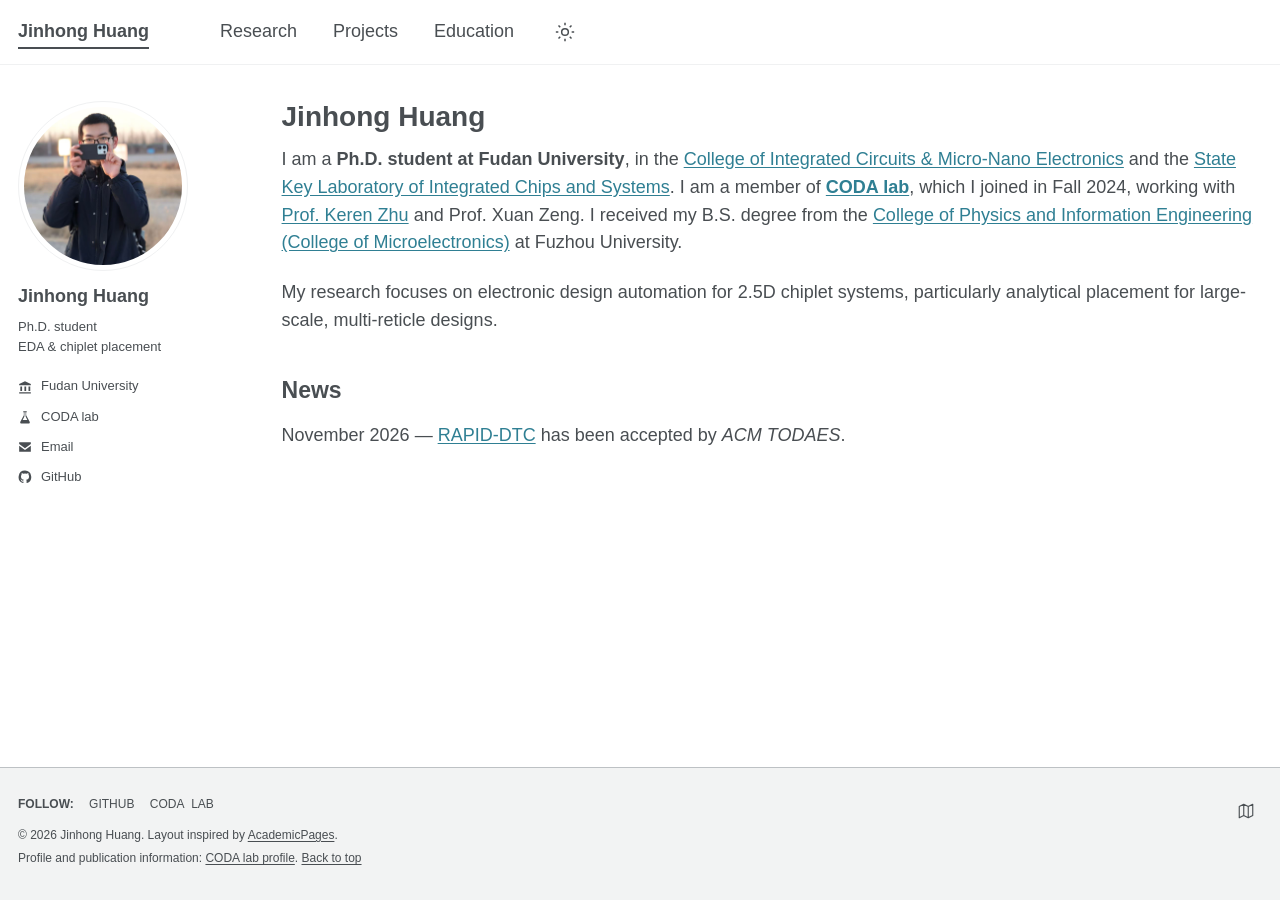
<file: index.html>
<!doctype html>
<html lang="en">
<head>
  <meta charset="utf-8">
  <meta name="viewport" content="width=device-width, initial-scale=1">
  <meta name="description" content="Jinhong Huang, Ph.D. student at Fudan University and member of CODA lab. Research in chiplet placement and electronic design automation.">
  <meta name="theme-color" content="#ffffff">
  <title>Jinhong Huang</title>
  <link rel="icon" type="image/svg+xml" href="assets/favicon.svg">
  <link rel="stylesheet" href="styles.css?v=food-map">
  <script src="script.js" defer></script>
</head>
<body>
  <a class="skip-link" href="#content">Skip to content</a>
  <header class="masthead">
    <nav class="masthead-inner" aria-label="Main navigation">
      <a class="site-name" href="index.html" aria-current="page">Jinhong Huang</a>
      <a href="research/index.html">Research</a>
      <a href="projects/index.html">Projects</a>
      <a href="education/index.html">Education</a>
      <button id="theme-toggle" type="button" aria-label="Switch to dark theme" aria-pressed="false" hidden><svg viewBox="0 0 24 24" width="20" height="20" fill="none" stroke="currentColor" stroke-width="1.8" aria-hidden="true"><circle cx="12" cy="12" r="4"/><path d="M12 1v3m0 16v3M1 12h3m16 0h3M4.2 4.2l2.1 2.1m11.4 11.4 2.1 2.1M4.2 19.8l2.1-2.1M17.7 6.3l2.1-2.1"/></svg></button>
    </nav>
  </header>
  <div class="main-layout">
    <aside class="sidebar" aria-label="Profile">
      <img class="avatar" src="assets/profile.jpg" alt="Portrait of Jinhong Huang" width="170" height="170">
      <div class="profile-text">
        <h2 class="author-name">Jinhong Huang</h2>
        <p class="author-bio">Ph.D. student<br>EDA &amp; chiplet placement</p>
        <ul class="profile-links">
          <li><svg viewBox="0 0 24 24" aria-hidden="true"><path d="m12 2 10 5v2H2V7l10-5ZM4 11h3v8H4Zm7 0h3v8h-3Zm7 0h3v8h-3ZM2 21h20v2H2Z"/></svg><a href="https://www.fudan.edu.cn/">Fudan University</a></li>
          <li><svg viewBox="0 0 24 24" aria-hidden="true"><path d="M9 2h6v2h-1v5l6 11a2 2 0 0 1-2 3H6a2 2 0 0 1-2-3l6-11V4H9V2Zm2 9-3 6h8l-3-6V4h-2v7Z"/></svg><a href="https://krz.engineer/">CODA lab</a></li>
          <li><svg viewBox="0 0 24 24" aria-hidden="true"><path d="M2 4h20v3l-10 7L2 7V4Zm0 6 10 7 10-7v10H2V10Z"/></svg><a href="mailto:huangjh24@m.fudan.edu.cn">Email</a></li>
          <li><svg viewBox="0 0 24 24" aria-hidden="true"><path d="M12 1a11 11 0 0 0-3.5 21.4c.6.1.8-.3.8-.5v-2.1c-3.1.7-3.7-1.3-3.7-1.3-.5-1.3-1.2-1.6-1.2-1.6-1-.7.1-.7.1-.7 1.1.1 1.7 1.1 1.7 1.1 1 1.7 2.6 1.2 3.2.9.1-.7.4-1.2.7-1.5-2.5-.3-5-1.2-5-5.4 0-1.2.4-2.2 1.1-3-.1-.3-.5-1.4.1-2.9 0 0 .9-.3 3 1.1a10.5 10.5 0 0 1 5.5 0c2.1-1.4 3-1.1 3-1.1.6 1.5.2 2.6.1 2.9.7.8 1.1 1.8 1.1 3 0 4.2-2.6 5.1-5 5.4.4.3.7 1 .7 2v3.1c0 .3.2.6.8.5A11 11 0 0 0 12 1Z"/></svg><a href="https://github.com/ElectroWarriors">GitHub</a></li>
        </ul>
      </div>
    </aside>
    <main id="content">
      <section id="about" aria-labelledby="about-title">
        <h1 id="about-title">Jinhong Huang</h1>
        <p>I am a <strong>Ph.D. student at Fudan University</strong>, in the <a href="https://icmne.fudan.edu.cn/">College of Integrated Circuits &amp; Micro-Nano Electronics</a> and the <a href="https://sklics.fudan.edu.cn/">State Key Laboratory of Integrated Chips and Systems</a>. I am a member of <a href="https://krz.engineer/"><strong>CODA lab</strong></a>, which I joined in Fall 2024, working with <a href="https://krz.engineer/keren/">Prof. Keren Zhu</a> and Prof. Xuan Zeng. I received my B.S. degree from the <a href="https://wx.fzu.edu.cn/xygk/xyjj.htm">College of Physics and Information Engineering (College of Microelectronics)</a> at Fuzhou University.</p>
        <p>My research focuses on electronic design automation for 2.5D chiplet systems, particularly analytical placement for large-scale, multi-reticle designs.</p>
      </section>
      <section id="news" aria-labelledby="news-title">
        <h2 id="news-title">News</h2>
        <p><time datetime="2026-11">November 2026</time> — <a href="research/index.html#rapid-dtc-publication">RAPID-DTC</a> has been accepted by <em>ACM TODAES</em>.</p>
      </section>
    </main>
  </div>
  <footer class="page-footer"><div class="footer-inner">
    <a class="map-shortcut" href="luoyang/" aria-label="洛阳美食地图" title="洛阳美食地图"><svg viewBox="0 0 24 24" width="18" height="18" fill="none" stroke="currentColor" stroke-width="1.5" stroke-linecap="round" stroke-linejoin="round" aria-hidden="true"><path d="m9 18-6 3V6l6-3 6 3 6-3v15l-6 3-6-3Zm0 0V3m6 3v15"/></svg></a>
    <p class="footer-follow"><strong>Follow:</strong> <a href="https://github.com/ElectroWarriors">GitHub</a> <a href="https://krz.engineer/">CODA lab</a></p>
    <p>© <span id="year">2026</span> Jinhong Huang. Layout inspired by <a href="https://github.com/academicpages/academicpages.github.io">AcademicPages</a>.</p>
    <p>Profile and publication information: <a href="https://krz.engineer/people/jinhong-huang/">CODA lab profile</a>. <a href="#content">Back to top</a></p>
  </div></footer>
</body>
</html>
</file>
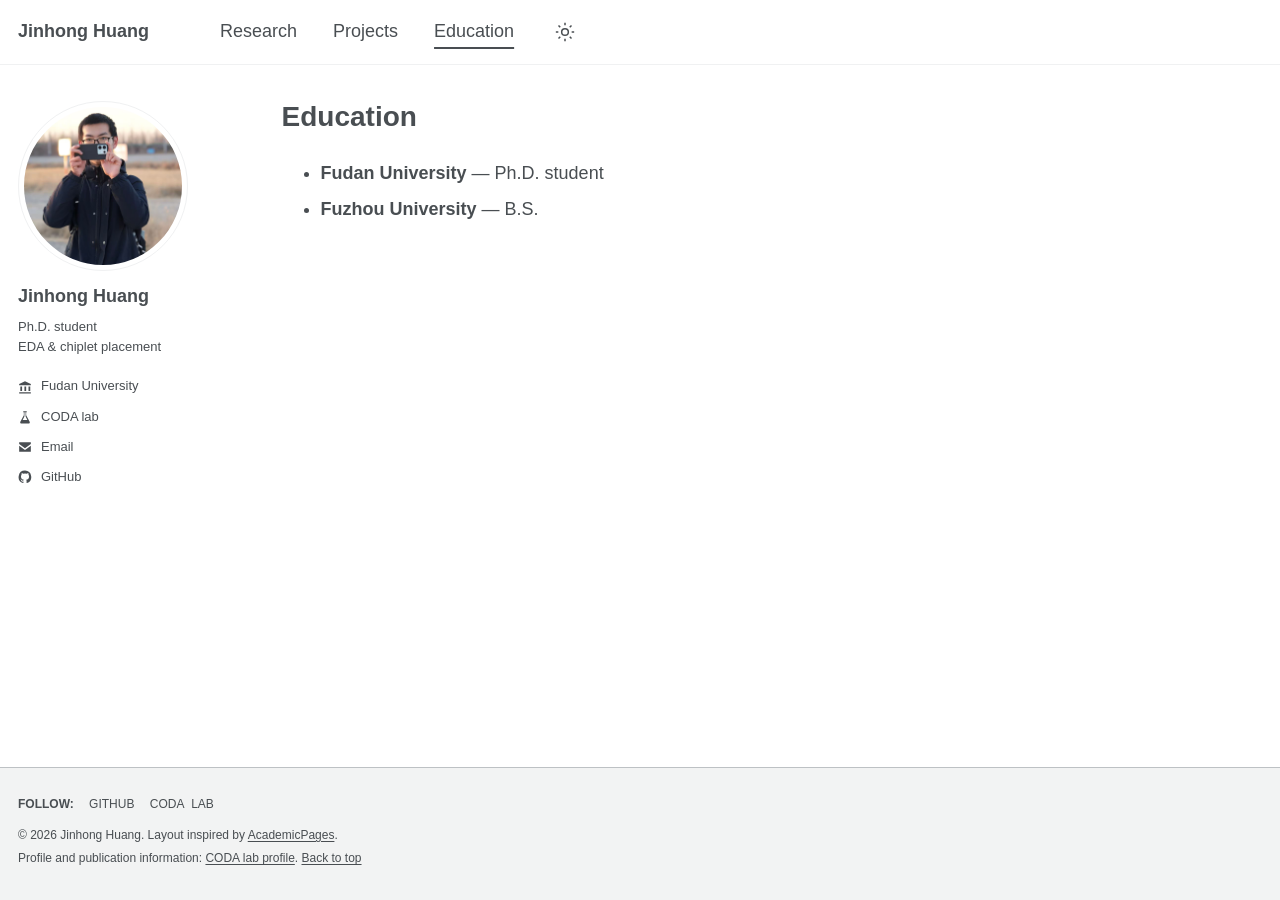
<file: education/index.html>
<!doctype html>
<html lang="en">
<head>
  <meta charset="utf-8">
  <meta name="viewport" content="width=device-width, initial-scale=1">
  <meta name="description" content="Academic background of Jinhong Huang: Ph.D. student at Fudan University and B.S. from Fuzhou University.">
  <meta name="theme-color" content="#ffffff">
  <title>Education · Jinhong Huang</title>
  <link rel="icon" type="image/svg+xml" href="../assets/favicon.svg">
  <link rel="stylesheet" href="../styles.css">
  <script src="../script.js" defer></script>
</head>
<body>
  <a class="skip-link" href="#content">Skip to content</a>
  <header class="masthead">
    <nav class="masthead-inner" aria-label="Main navigation">
      <a class="site-name" href="../index.html">Jinhong Huang</a>
      <a href="../research/index.html">Research</a>
      <a href="../projects/index.html">Projects</a>
      <a href="../education/index.html" aria-current="page">Education</a>
      <button id="theme-toggle" type="button" aria-label="Switch to dark theme" aria-pressed="false" hidden><svg viewBox="0 0 24 24" width="20" height="20" fill="none" stroke="currentColor" stroke-width="1.8" aria-hidden="true"><circle cx="12" cy="12" r="4"/><path d="M12 1v3m0 16v3M1 12h3m16 0h3M4.2 4.2l2.1 2.1m11.4 11.4 2.1 2.1M4.2 19.8l2.1-2.1M17.7 6.3l2.1-2.1"/></svg></button>
    </nav>
  </header>
  <div class="main-layout">
    <aside class="sidebar" aria-label="Profile">
      <img class="avatar" src="../assets/profile.jpg" alt="Portrait of Jinhong Huang" width="170" height="170">
      <div class="profile-text">
        <h2 class="author-name">Jinhong Huang</h2>
        <p class="author-bio">Ph.D. student<br>EDA &amp; chiplet placement</p>
        <ul class="profile-links">
          <li><svg viewBox="0 0 24 24" aria-hidden="true"><path d="m12 2 10 5v2H2V7l10-5ZM4 11h3v8H4Zm7 0h3v8h-3Zm7 0h3v8h-3ZM2 21h20v2H2Z"/></svg><a href="https://www.fudan.edu.cn/">Fudan University</a></li>
          <li><svg viewBox="0 0 24 24" aria-hidden="true"><path d="M9 2h6v2h-1v5l6 11a2 2 0 0 1-2 3H6a2 2 0 0 1-2-3l6-11V4H9V2Zm2 9-3 6h8l-3-6V4h-2v7Z"/></svg><a href="https://krz.engineer/">CODA lab</a></li>
          <li><svg viewBox="0 0 24 24" aria-hidden="true"><path d="M2 4h20v3l-10 7L2 7V4Zm0 6 10 7 10-7v10H2V10Z"/></svg><a href="mailto:huangjh24@m.fudan.edu.cn">Email</a></li>
          <li><svg viewBox="0 0 24 24" aria-hidden="true"><path d="M12 1a11 11 0 0 0-3.5 21.4c.6.1.8-.3.8-.5v-2.1c-3.1.7-3.7-1.3-3.7-1.3-.5-1.3-1.2-1.6-1.2-1.6-1-.7.1-.7.1-.7 1.1.1 1.7 1.1 1.7 1.1 1 1.7 2.6 1.2 3.2.9.1-.7.4-1.2.7-1.5-2.5-.3-5-1.2-5-5.4 0-1.2.4-2.2 1.1-3-.1-.3-.5-1.4.1-2.9 0 0 .9-.3 3 1.1a10.5 10.5 0 0 1 5.5 0c2.1-1.4 3-1.1 3-1.1.6 1.5.2 2.6.1 2.9.7.8 1.1 1.8 1.1 3 0 4.2-2.6 5.1-5 5.4.4.3.7 1 .7 2v3.1c0 .3.2.6.8.5A11 11 0 0 0 12 1Z"/></svg><a href="https://github.com/ElectroWarriors">GitHub</a></li>
        </ul>
      </div>
    </aside>
    <main id="content">
      <section id="education" aria-labelledby="education-title">
        <h1 id="education-title">Education</h1>
        <ul><li><strong>Fudan University</strong> — Ph.D. student</li><li><strong>Fuzhou University</strong> — B.S.</li></ul>
      </section>
    </main>
  </div>
  <footer class="page-footer"><div class="footer-inner">
    <p class="footer-follow"><strong>Follow:</strong> <a href="https://github.com/ElectroWarriors">GitHub</a> <a href="https://krz.engineer/">CODA lab</a></p>
    <p>© <span id="year">2026</span> Jinhong Huang. Layout inspired by <a href="https://github.com/academicpages/academicpages.github.io">AcademicPages</a>.</p>
    <p>Profile and publication information: <a href="https://krz.engineer/people/jinhong-huang/">CODA lab profile</a>. <a href="#content">Back to top</a></p>
  </div></footer>
</body>
</html>
</file>
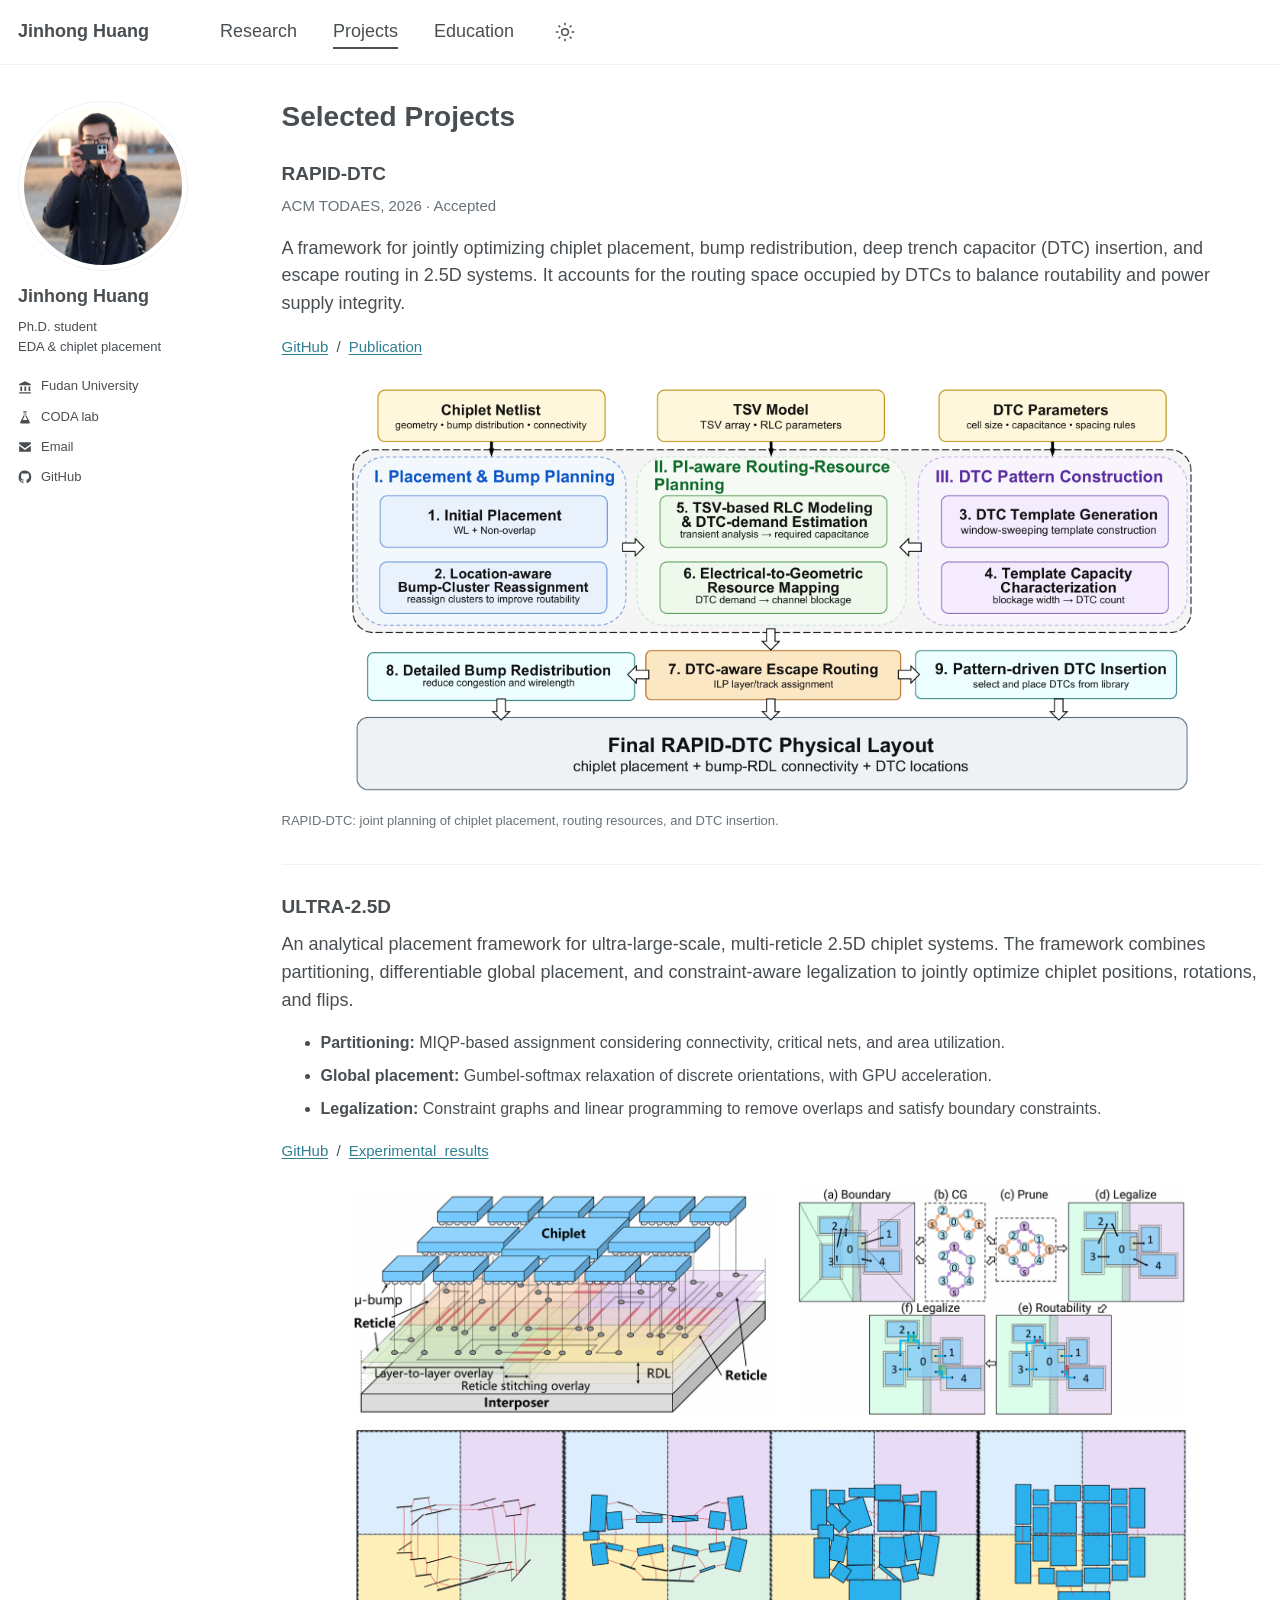
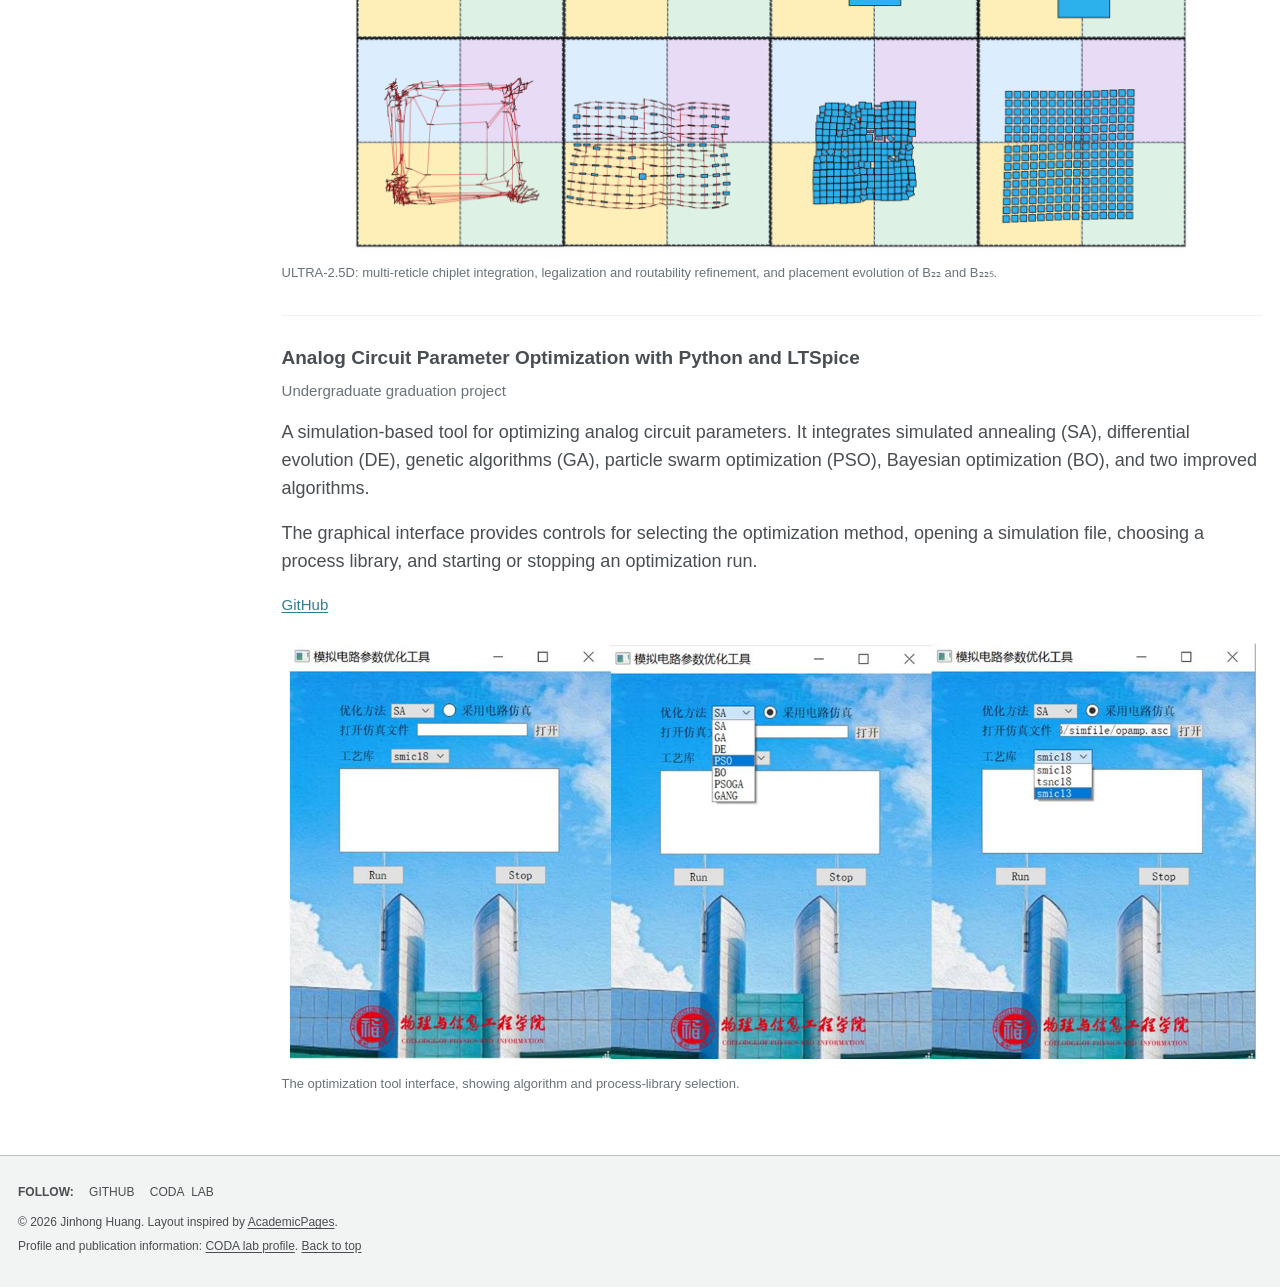
<file: projects/index.html>
<!doctype html>
<html lang="en">
<head>
  <meta charset="utf-8">
  <meta name="viewport" content="width=device-width, initial-scale=1">
  <meta name="description" content="RAPID-DTC, ULTRA-2.5D analytical chiplet placement, and a Python/LTSpice analog circuit optimization tool, with source code and project figures.">
  <meta name="theme-color" content="#ffffff">
  <title>Projects · Jinhong Huang</title>
  <link rel="icon" type="image/svg+xml" href="../assets/favicon.svg">
  <link rel="stylesheet" href="../styles.css">
  <script src="../script.js" defer></script>
</head>
<body>
  <a class="skip-link" href="#content">Skip to content</a>
  <header class="masthead">
    <nav class="masthead-inner" aria-label="Main navigation">
      <a class="site-name" href="../index.html">Jinhong Huang</a>
      <a href="../research/index.html">Research</a>
      <a href="../projects/index.html" aria-current="page">Projects</a>
      <a href="../education/index.html">Education</a>
      <button id="theme-toggle" type="button" aria-label="Switch to dark theme" aria-pressed="false" hidden><svg viewBox="0 0 24 24" width="20" height="20" fill="none" stroke="currentColor" stroke-width="1.8" aria-hidden="true"><circle cx="12" cy="12" r="4"/><path d="M12 1v3m0 16v3M1 12h3m16 0h3M4.2 4.2l2.1 2.1m11.4 11.4 2.1 2.1M4.2 19.8l2.1-2.1M17.7 6.3l2.1-2.1"/></svg></button>
    </nav>
  </header>
  <div class="main-layout">
    <aside class="sidebar" aria-label="Profile">
      <img class="avatar" src="../assets/profile.jpg" alt="Portrait of Jinhong Huang" width="170" height="170">
      <div class="profile-text">
        <h2 class="author-name">Jinhong Huang</h2>
        <p class="author-bio">Ph.D. student<br>EDA &amp; chiplet placement</p>
        <ul class="profile-links">
          <li><svg viewBox="0 0 24 24" aria-hidden="true"><path d="m12 2 10 5v2H2V7l10-5ZM4 11h3v8H4Zm7 0h3v8h-3Zm7 0h3v8h-3ZM2 21h20v2H2Z"/></svg><a href="https://www.fudan.edu.cn/">Fudan University</a></li>
          <li><svg viewBox="0 0 24 24" aria-hidden="true"><path d="M9 2h6v2h-1v5l6 11a2 2 0 0 1-2 3H6a2 2 0 0 1-2-3l6-11V4H9V2Zm2 9-3 6h8l-3-6V4h-2v7Z"/></svg><a href="https://krz.engineer/">CODA lab</a></li>
          <li><svg viewBox="0 0 24 24" aria-hidden="true"><path d="M2 4h20v3l-10 7L2 7V4Zm0 6 10 7 10-7v10H2V10Z"/></svg><a href="mailto:huangjh24@m.fudan.edu.cn">Email</a></li>
          <li><svg viewBox="0 0 24 24" aria-hidden="true"><path d="M12 1a11 11 0 0 0-3.5 21.4c.6.1.8-.3.8-.5v-2.1c-3.1.7-3.7-1.3-3.7-1.3-.5-1.3-1.2-1.6-1.2-1.6-1-.7.1-.7.1-.7 1.1.1 1.7 1.1 1.7 1.1 1 1.7 2.6 1.2 3.2.9.1-.7.4-1.2.7-1.5-2.5-.3-5-1.2-5-5.4 0-1.2.4-2.2 1.1-3-.1-.3-.5-1.4.1-2.9 0 0 .9-.3 3 1.1a10.5 10.5 0 0 1 5.5 0c2.1-1.4 3-1.1 3-1.1.6 1.5.2 2.6.1 2.9.7.8 1.1 1.8 1.1 3 0 4.2-2.6 5.1-5 5.4.4.3.7 1 .7 2v3.1c0 .3.2.6.8.5A11 11 0 0 0 12 1Z"/></svg><a href="https://github.com/ElectroWarriors">GitHub</a></li>
        </ul>
      </div>
    </aside>
    <main id="content">
      <section id="projects" aria-labelledby="projects-title">
        <h1 id="projects-title">Selected Projects</h1>
        <article class="project" id="rapid-dtc-project">
          <h2>RAPID-DTC</h2>
          <p class="project-type">ACM TODAES, 2026 · Accepted</p>
          <p>A framework for jointly optimizing chiplet placement, bump redistribution, deep trench capacitor (DTC) insertion, and escape routing in 2.5D systems. It accounts for the routing space occupied by DTCs to balance routability and power supply integrity.</p>
          <p class="paper-links"><a href="https://github.com/ElectroWarriors/RAPID-DTC">GitHub</a> / <a href="../research/index.html#rapid-dtc-publication">Publication</a></p>
          <figure>
            <a class="figure-link" href="../assets/rapid-dtc-flow.png" target="_blank" rel="noopener" aria-label="Open full-size RAPID-DTC framework overview"><img class="placement-figure" src="../assets/rapid-dtc-flow.png" width="2200" height="1100" alt="RAPID-DTC framework combining placement and bump planning, power-integrity-aware routing-resource planning, DTC pattern construction, escape routing, bump redistribution, and DTC insertion." loading="lazy"></a>
            <figcaption>RAPID-DTC: joint planning of chiplet placement, routing resources, and DTC insertion.</figcaption>
          </figure>
        </article>
        <article class="project" id="ultra-project">
          <h2>ULTRA-2.5D</h2>
          <p>An analytical placement framework for ultra-large-scale, multi-reticle 2.5D chiplet systems. The framework combines partitioning, differentiable global placement, and constraint-aware legalization to jointly optimize chiplet positions, rotations, and flips.</p>
          <ul>
            <li><strong>Partitioning:</strong> MIQP-based assignment considering connectivity, critical nets, and area utilization.</li>
            <li><strong>Global placement:</strong> Gumbel-softmax relaxation of discrete orientations, with GPU acceleration.</li>
            <li><strong>Legalization:</strong> Constraint graphs and linear programming to remove overlaps and satisfy boundary constraints.</li>
          </ul>
          <p class="paper-links"><a href="https://github.com/ElectroWarriors/ULTRA-2.5D">GitHub</a> / <a href="https://github.com/ElectroWarriors/ULTRA-2.5D/blob/main/docs/result/result.md">Experimental results</a></p>
          <figure>
            <a class="figure-link" href="../assets/ultra-overview.png" target="_blank" rel="noopener" aria-label="Open full-size ULTRA-2.5D overview figure"><img class="placement-figure" src="../assets/ultra-overview.png" width="3442" height="2735" alt="ULTRA-2.5D overview: a multi-reticle chiplet system, constraint-graph legalization and routability refinement, and placement evolution for B22 and B225." loading="lazy"></a>
            <figcaption>ULTRA-2.5D: multi-reticle chiplet integration, legalization and routability refinement, and placement evolution of B₂₂ and B₂₂₅.</figcaption>
          </figure>
        </article>
        <article class="project" id="analog-project">
          <h2>Analog Circuit Parameter Optimization with Python and LTSpice</h2>
          <p class="project-type">Undergraduate graduation project</p>
          <p>A simulation-based tool for optimizing analog circuit parameters. It integrates simulated annealing (SA), differential evolution (DE), genetic algorithms (GA), particle swarm optimization (PSO), Bayesian optimization (BO), and two improved algorithms.</p>
          <p>The graphical interface provides controls for selecting the optimization method, opening a simulation file, choosing a process library, and starting or stopping an optimization run.</p>
          <p class="paper-links"><a href="https://github.com/ElectroWarriors/graduation_project">GitHub</a></p>
          <figure>
            <a class="figure-link" href="../assets/analog-optimizer-ui.png" target="_blank" rel="noopener" aria-label="Open full-size analog circuit optimization tool screenshot"><img src="../assets/analog-optimizer-ui.png" width="1511" height="655" alt="Three views of the analog circuit optimization tool: the main interface, optimization algorithm selection, and process library selection." loading="lazy"></a>
            <figcaption>The optimization tool interface, showing algorithm and process-library selection.</figcaption>
          </figure>
        </article>
      </section>
    </main>
  </div>
  <footer class="page-footer"><div class="footer-inner">
    <p class="footer-follow"><strong>Follow:</strong> <a href="https://github.com/ElectroWarriors">GitHub</a> <a href="https://krz.engineer/">CODA lab</a></p>
    <p>© <span id="year">2026</span> Jinhong Huang. Layout inspired by <a href="https://github.com/academicpages/academicpages.github.io">AcademicPages</a>.</p>
    <p>Profile and publication information: <a href="https://krz.engineer/people/jinhong-huang/">CODA lab profile</a>. <a href="#content">Back to top</a></p>
  </div></footer>
</body>
</html>
</file>
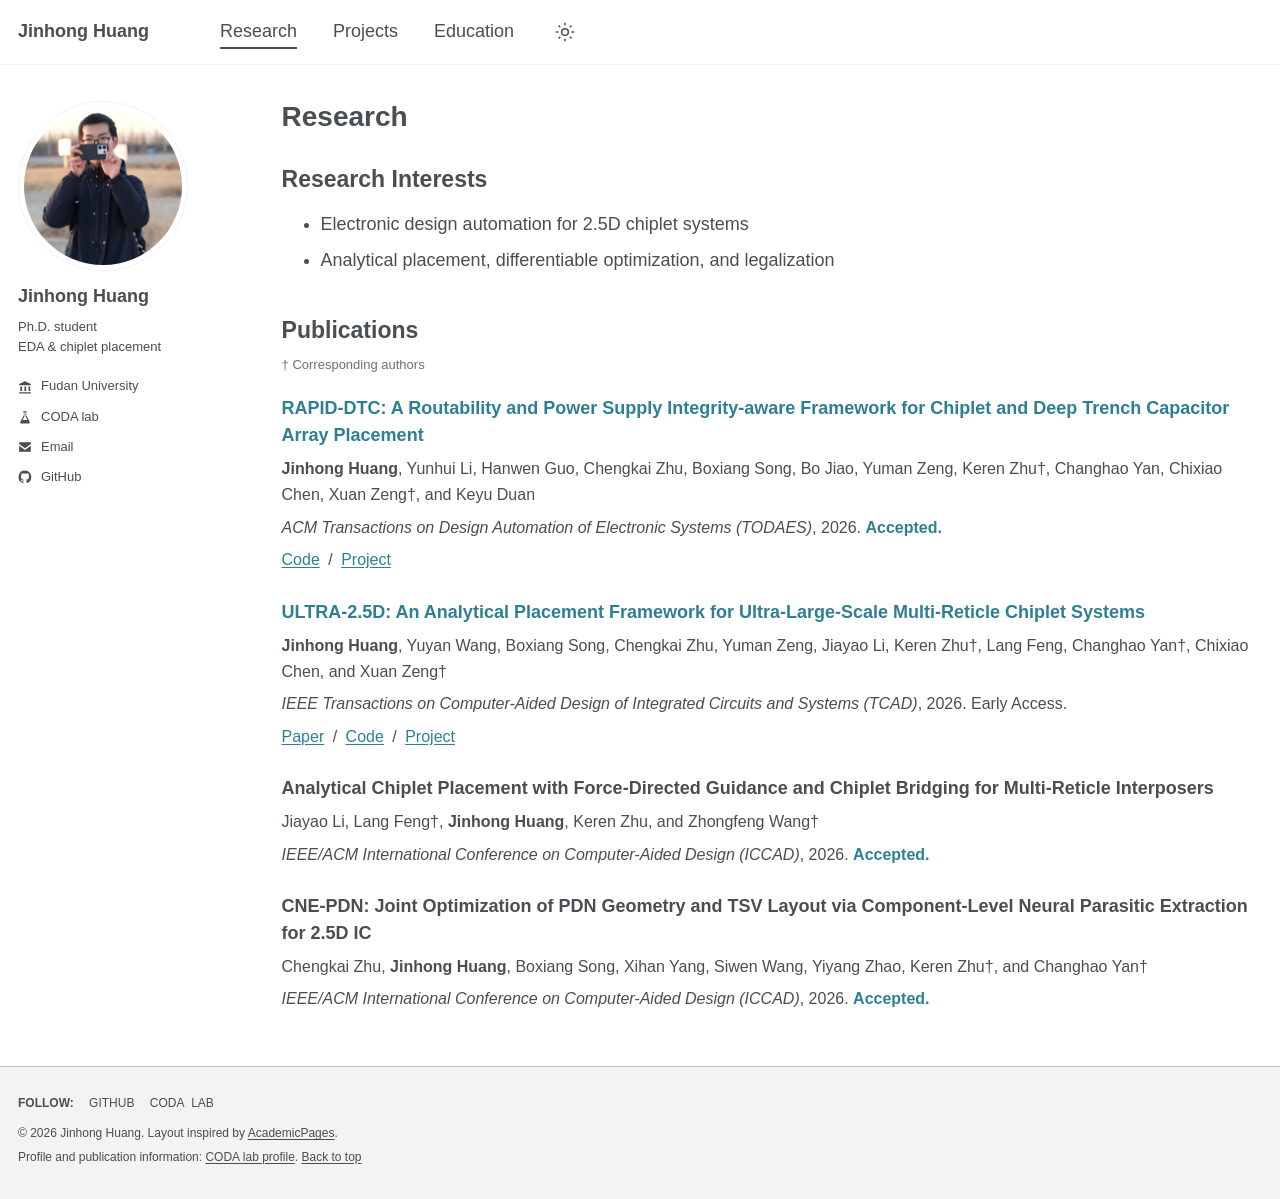
<file: research/index.html>
<!doctype html>
<html lang="en">
<head>
  <meta charset="utf-8">
  <meta name="viewport" content="width=device-width, initial-scale=1">
  <meta name="description" content="Research interests and publications by Jinhong Huang, including RAPID-DTC (TODAES 2026), ULTRA-2.5D, and chiplet physical design.">
  <meta name="theme-color" content="#ffffff">
  <title>Research · Jinhong Huang</title>
  <link rel="icon" type="image/svg+xml" href="../assets/favicon.svg">
  <link rel="stylesheet" href="../styles.css">
  <script src="../script.js" defer></script>
</head>
<body>
  <a class="skip-link" href="#content">Skip to content</a>
  <header class="masthead">
    <nav class="masthead-inner" aria-label="Main navigation">
      <a class="site-name" href="../index.html">Jinhong Huang</a>
      <a href="../research/index.html" aria-current="page">Research</a>
      <a href="../projects/index.html">Projects</a>
      <a href="../education/index.html">Education</a>
      <button id="theme-toggle" type="button" aria-label="Switch to dark theme" aria-pressed="false" hidden><svg viewBox="0 0 24 24" width="20" height="20" fill="none" stroke="currentColor" stroke-width="1.8" aria-hidden="true"><circle cx="12" cy="12" r="4"/><path d="M12 1v3m0 16v3M1 12h3m16 0h3M4.2 4.2l2.1 2.1m11.4 11.4 2.1 2.1M4.2 19.8l2.1-2.1M17.7 6.3l2.1-2.1"/></svg></button>
    </nav>
  </header>
  <div class="main-layout">
    <aside class="sidebar" aria-label="Profile">
      <img class="avatar" src="../assets/profile.jpg" alt="Portrait of Jinhong Huang" width="170" height="170">
      <div class="profile-text">
        <h2 class="author-name">Jinhong Huang</h2>
        <p class="author-bio">Ph.D. student<br>EDA &amp; chiplet placement</p>
        <ul class="profile-links">
          <li><svg viewBox="0 0 24 24" aria-hidden="true"><path d="m12 2 10 5v2H2V7l10-5ZM4 11h3v8H4Zm7 0h3v8h-3Zm7 0h3v8h-3ZM2 21h20v2H2Z"/></svg><a href="https://www.fudan.edu.cn/">Fudan University</a></li>
          <li><svg viewBox="0 0 24 24" aria-hidden="true"><path d="M9 2h6v2h-1v5l6 11a2 2 0 0 1-2 3H6a2 2 0 0 1-2-3l6-11V4H9V2Zm2 9-3 6h8l-3-6V4h-2v7Z"/></svg><a href="https://krz.engineer/">CODA lab</a></li>
          <li><svg viewBox="0 0 24 24" aria-hidden="true"><path d="M2 4h20v3l-10 7L2 7V4Zm0 6 10 7 10-7v10H2V10Z"/></svg><a href="mailto:huangjh24@m.fudan.edu.cn">Email</a></li>
          <li><svg viewBox="0 0 24 24" aria-hidden="true"><path d="M12 1a11 11 0 0 0-3.5 21.4c.6.1.8-.3.8-.5v-2.1c-3.1.7-3.7-1.3-3.7-1.3-.5-1.3-1.2-1.6-1.2-1.6-1-.7.1-.7.1-.7 1.1.1 1.7 1.1 1.7 1.1 1 1.7 2.6 1.2 3.2.9.1-.7.4-1.2.7-1.5-2.5-.3-5-1.2-5-5.4 0-1.2.4-2.2 1.1-3-.1-.3-.5-1.4.1-2.9 0 0 .9-.3 3 1.1a10.5 10.5 0 0 1 5.5 0c2.1-1.4 3-1.1 3-1.1.6 1.5.2 2.6.1 2.9.7.8 1.1 1.8 1.1 3 0 4.2-2.6 5.1-5 5.4.4.3.7 1 .7 2v3.1c0 .3.2.6.8.5A11 11 0 0 0 12 1Z"/></svg><a href="https://github.com/ElectroWarriors">GitHub</a></li>
        </ul>
      </div>
    </aside>
    <main id="content">
      <h1 class="page-title">Research</h1>
      <section id="research" aria-labelledby="research-title">
        <h2 id="research-title">Research Interests</h2>
        <ul>
          <li>Electronic design automation for 2.5D chiplet systems</li>
          <li>Analytical placement, differentiable optimization, and legalization</li>
        </ul>
      </section>
      <section id="publications" aria-labelledby="publications-title">
        <h2 id="publications-title">Publications</h2>
        <p class="section-note">† Corresponding authors</p>
        <article class="publication" id="rapid-dtc-publication">
          <h3><a href="https://github.com/ElectroWarriors/RAPID-DTC">RAPID-DTC: A Routability and Power Supply Integrity-aware Framework for Chiplet and Deep Trench Capacitor Array Placement</a></h3>
          <p class="authors"><strong>Jinhong Huang</strong>, Yunhui Li, Hanwen Guo, Chengkai Zhu, Boxiang Song, Bo Jiao, Yuman Zeng, Keren Zhu†, Changhao Yan, Chixiao Chen, Xuan Zeng†, and Keyu Duan</p>
          <p class="venue"><em>ACM Transactions on Design Automation of Electronic Systems (TODAES)</em>, 2026. <strong class="accepted">Accepted.</strong></p>
          <p class="paper-links"><a href="https://github.com/ElectroWarriors/RAPID-DTC">Code</a> / <a href="../projects/index.html#rapid-dtc-project">Project</a></p>
        </article>
        <article class="publication">
          <h3><a href="https://ieeexplore.ieee.org/document/11740930">ULTRA-2.5D: An Analytical Placement Framework for Ultra-Large-Scale Multi-Reticle Chiplet Systems</a></h3>
          <p class="authors"><strong>Jinhong Huang</strong>, Yuyan Wang, Boxiang Song, Chengkai Zhu, Yuman Zeng, Jiayao Li, Keren Zhu†, Lang Feng, Changhao Yan†, Chixiao Chen, and Xuan Zeng†</p>
          <p class="venue"><em>IEEE Transactions on Computer-Aided Design of Integrated Circuits and Systems (TCAD)</em>, 2026. Early Access.</p>
          <p class="paper-links"><a href="https://ieeexplore.ieee.org/document/11740930">Paper</a> / <a href="https://github.com/ElectroWarriors/ULTRA-2.5D">Code</a> / <a href="../projects/index.html#ultra-project">Project</a></p>
        </article>
        <article class="publication">
          <h3>Analytical Chiplet Placement with Force-Directed Guidance and Chiplet Bridging for Multi-Reticle Interposers</h3>
          <p class="authors">Jiayao Li, Lang Feng†, <strong>Jinhong Huang</strong>, Keren Zhu, and Zhongfeng Wang†</p>
          <p class="venue"><em>IEEE/ACM International Conference on Computer-Aided Design (ICCAD)</em>, 2026. <strong class="accepted">Accepted.</strong></p>
        </article>
        <article class="publication">
          <h3>CNE-PDN: Joint Optimization of PDN Geometry and TSV Layout via Component-Level Neural Parasitic Extraction for 2.5D IC</h3>
          <p class="authors">Chengkai Zhu, <strong>Jinhong Huang</strong>, Boxiang Song, Xihan Yang, Siwen Wang, Yiyang Zhao, Keren Zhu†, and Changhao Yan†</p>
          <p class="venue"><em>IEEE/ACM International Conference on Computer-Aided Design (ICCAD)</em>, 2026. <strong class="accepted">Accepted.</strong></p>
        </article>
      </section>
    </main>
  </div>
  <footer class="page-footer"><div class="footer-inner">
    <p class="footer-follow"><strong>Follow:</strong> <a href="https://github.com/ElectroWarriors">GitHub</a> <a href="https://krz.engineer/">CODA lab</a></p>
    <p>© <span id="year">2026</span> Jinhong Huang. Layout inspired by <a href="https://github.com/academicpages/academicpages.github.io">AcademicPages</a>.</p>
    <p>Profile and publication information: <a href="https://krz.engineer/people/jinhong-huang/">CODA lab profile</a>. <a href="#content">Back to top</a></p>
  </div></footer>
</body>
</html>
</file>
<file: styles.css>
:root {
  color-scheme: light;
  --background: #fff;
  --text: #494e52;
  --muted: #687279;
  --link: #2f7f93;
  --border: #f0f1f2;
  --footer: #f2f3f3;
  font-family: -apple-system, BlinkMacSystemFont, "Segoe UI", "Helvetica Neue", Arial, "Microsoft YaHei", sans-serif;
  font-size: 18px;
  line-height: 1.55;
  -webkit-font-smoothing: antialiased;
}
* { box-sizing: border-box; }
html { scroll-padding-top: 24px; }
body { margin: 0; min-height: 100vh; display: flex; flex-direction: column; color: var(--text); background: var(--background); }
a { color: var(--link); text-decoration: underline; text-underline-offset: 2px; }
a:hover { text-decoration: none; }
a:focus-visible, button:focus-visible { outline: 2px solid var(--link); outline-offset: 4px; }
button { font: inherit; }
[hidden] { display: none !important; }
.skip-link { position: absolute; top: -80px; left: 18px; background: var(--background); padding: 8px 15px; z-index: 20; }
.skip-link:focus { top: 8px; }
.masthead { border-bottom: 1px solid var(--border); }
.masthead-inner { max-width: 1280px; margin: auto; padding: 15px 18px; display: flex; align-items: center; gap: 36px; min-height: 64px; }
.masthead a { color: var(--text); text-decoration: none; white-space: nowrap; }
.masthead a:hover { text-decoration: underline; text-underline-offset: 7px; }
.masthead a[aria-current="page"] { text-decoration: underline; text-underline-offset: 10px; text-decoration-thickness: 2px; }
.site-name { font-weight: 700; margin-right: 35px; }
#theme-toggle { background: none; color: var(--text); border: 0; padding: 4px; width: 30px; height: 30px; cursor: pointer; display: grid; place-items: center; }
.main-layout { width: 100%; max-width: 1280px; flex: 1; margin: 36px auto 0; padding: 0 18px; display: grid; grid-template-columns: 21.18644% minmax(0, 1fr); align-items: start; }
.sidebar { position: sticky; top: 28px; padding-right: 30px; font-size: 13px; }
.avatar { display: block; width: 170px; max-width: 100%; height: auto; aspect-ratio: 1; object-fit: cover; border: 1px solid var(--border); border-radius: 50%; padding: 5px; }
.author-name { margin: 13px 0 8px; font-size: 18px; line-height: 1.4; }
.author-bio { margin: 0 0 19px; line-height: 1.55; }
.profile-links { margin: 0; padding: 0; list-style: none; }
.profile-links li { display: flex; align-items: center; gap: 9px; margin: 0 0 10px; }
.profile-links svg { width: 14px; height: 14px; flex-shrink: 0; fill: currentColor; }
.profile-links a { color: var(--text); text-decoration: none; }
.profile-links a:hover { text-decoration: underline; }
main { min-width: 0; padding-bottom: 28px; }
h1 { margin: -3px 0 10px; font-size: 28px; line-height: 1.35; font-weight: 700; }
.page-title { margin-bottom: 27px; }
.project h2 { font-size: 19px; margin-bottom: 9px; line-height: 1.5; }
#projects > h1, #education > h1 { margin-bottom: 24px; }
h2 { font-size: 23px; margin: 0 0 16px; line-height: 1.4; }
h3 { font-size: 19px; line-height: 1.5; margin: 0 0 9px; }
p { margin: 0 0 22px; }
section { margin-bottom: 39px; }
section:last-child { margin-bottom: 0; }
main ul { margin: 0 0 22px; padding-left: 39px; }
main li { padding-left: 0; margin-bottom: 8px; }
.affiliation { font-size: 14px; color: var(--muted); margin-top: -7px; margin-bottom: 16px; }
.contact-line { font-size: 16px; overflow-wrap: anywhere; }
.section-note { font-size: 13px; color: var(--muted); margin: -7px 0 20px; }
.publication { margin-bottom: 25px; }
.publication h3 { font-size: 18px; margin-bottom: 7px; }
.publication p { font-size: 16px; margin-bottom: 6px; line-height: 1.65; }
.publication h3 a { text-decoration: none; }
.publication h3 a:hover { text-decoration: underline; }
.venue { color: var(--text); }
.accepted { color: var(--link); font-weight: 600; }
.paper-links { font-size: 15px; word-spacing: 4px; }
.project { margin-bottom: 32px; }
.project + .project { border-top: 1px solid var(--border); padding-top: 28px; }
.project p { margin-bottom: 17px; }
.project ul { font-size: 16px; margin-bottom: 17px; }
.project-type { color: var(--muted); font-size: 15px; margin-top: -3px; }
figure { margin: 23px 0 0; }
.figure-link { display: block; width: fit-content; max-width: 100%; margin: auto; }
figure img { display: block; width: 100%; max-width: 100%; height: auto; background: white; }
figure .placement-figure { width: 840px; }
figcaption { margin: 10px 0 0; color: var(--muted); font-size: 13px; line-height: 1.6; }
.page-footer { background: var(--footer); border-top: 1px solid #bdc1c4; padding: 27px 18px; font-size: 12px; }
.footer-inner { max-width: 1244px; margin: auto; }
.map-shortcut { float: right; display: inline-flex; align-items: center; justify-content: center; width: 32px; height: 32px; margin-left: 12px; border: 1px solid transparent; border-radius: 4px; }
.map-shortcut:hover { border-color: currentColor; }
.page-footer p { margin: 0 0 5px; }
.page-footer a { color: inherit; }
.footer-follow { text-transform: uppercase; word-spacing: 4px; margin-bottom: 12px !important; }
.footer-follow a { text-decoration: none; margin-left: 8px; }
html[data-theme="dark"] { color-scheme: dark; --background: #25282b; --text: #e5e7e9; --muted: #adb5bb; --link: #76c8df; --border: #40464b; --footer: #202326; }
@media (max-width: 1000px) {
  .masthead-inner { gap: 26px; }
  .site-name { margin-right: 8px; }
  .main-layout { grid-template-columns: 24% minmax(0, 1fr); }
  .sidebar { padding-right: 25px; }
  .avatar { width: 155px; }
}
@media (max-width: 767px) {
  :root { font-size: 16px; }
  .masthead-inner { padding: 14px 18px; gap: 12px 22px; flex-wrap: wrap; font-size: 14px; }
  .site-name { flex: 1 0 calc(100% - 60px); margin: 0; font-size: 17px; order: -2; }
  #theme-toggle { order: -1; }
  .main-layout { display: block; margin-top: 23px; }
  .sidebar { position: static; display: flex; align-items: center; gap: 18px; padding: 0 0 22px; margin-bottom: 27px; border-bottom: 1px solid var(--border); }
  .avatar { width: 105px; flex-shrink: 0; }
  .author-name { margin: 0 0 4px; font-size: 17px; }
  .author-bio { margin-bottom: 9px; font-size: 12px; }
  .profile-links { display: flex; gap: 7px 14px; flex-wrap: wrap; }
  .profile-links li { margin: 0; gap: 5px; font-size: 11px; }
  .profile-links li:first-child { flex-basis: 100%; }
  .profile-links svg { width: 12px; height: 12px; }
  h1 { font-size: 26px; }
  h2 { font-size: 22px; }
  h3, .publication h3 { font-size: 17px; }
  .project h2 { font-size: 17px; }
  p { margin-bottom: 19px; }
  .affiliation { font-size: 12px; line-height: 1.8; }
  .publication p { font-size: 14px; }
  main ul { padding-left: 23px; }
  .project ul { font-size: 14px; }
  figcaption { font-size: 12px; }
  .page-footer { font-size: 11px; }
}
@media (max-width: 380px) {
  .masthead-inner { gap: 10px 17px; font-size: 13px; }
  .sidebar { gap: 13px; }
  .avatar { width: 82px; }
  .profile-links { gap: 7px 10px; }
}
@media print {
  .masthead, .sidebar, .page-footer, .skip-link { display: none; }
  .main-layout { display: block; margin: 0; padding: 0; }
  :root { font-size: 12px; }
  body { background: white; color: black; }
  .publication, figure { break-inside: avoid; }
}
</file>
